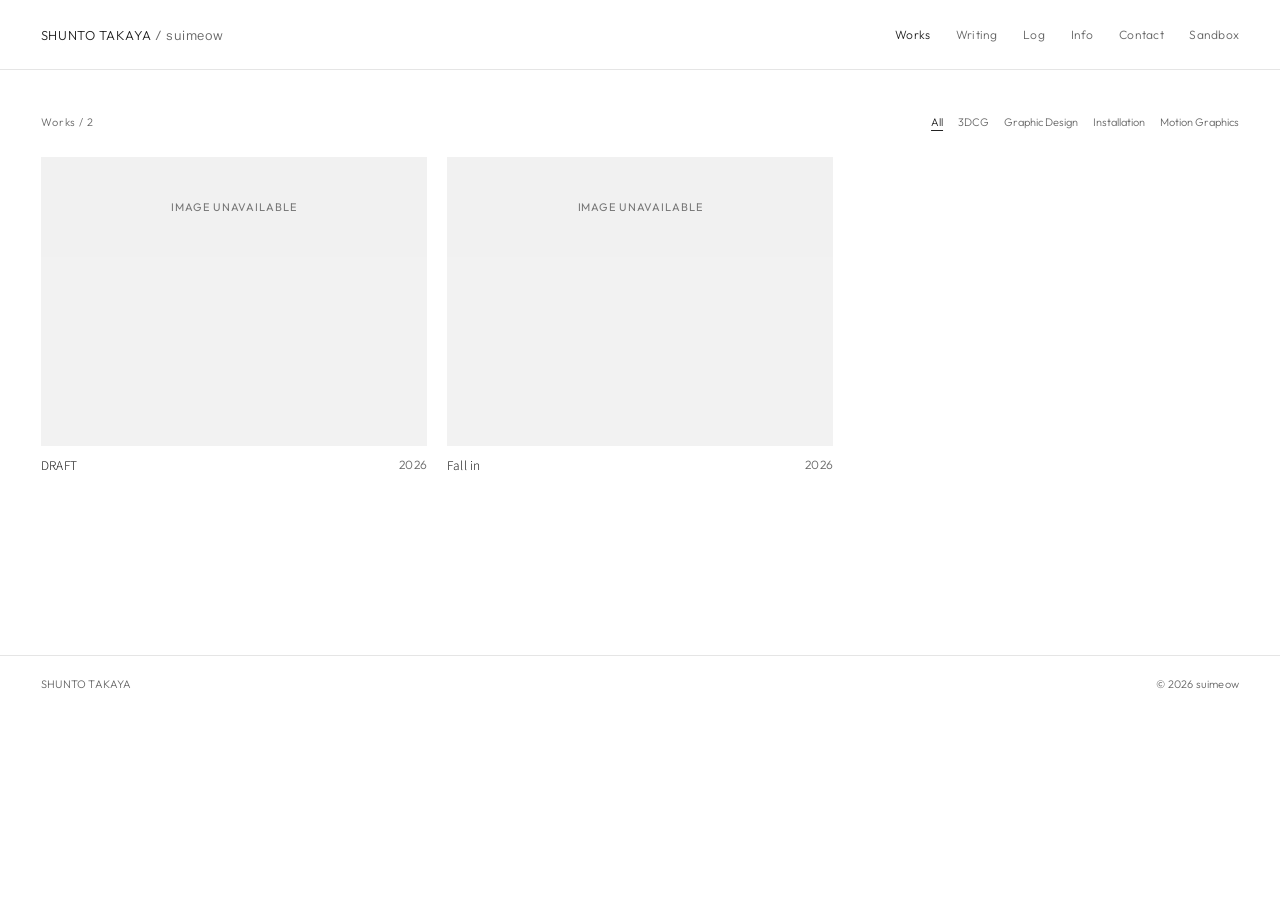
<file: index.html>
<!doctype html>
<html lang="ja">
<head>
  <meta charset="utf-8">
  <meta name="viewport" content="width=device-width, initial-scale=1">
  <meta name="description" content="SHUNTO TAKAYA / suimeow — Work archive">
  <title>Works — SHUNTO TAKAYA</title>
  <link rel="preconnect" href="https://fonts.googleapis.com">
  <link rel="preconnect" href="https://fonts.gstatic.com" crossorigin>
  <link href="https://fonts.googleapis.com/css2?family=Noto+Sans+JP:wght@300;400&family=Outfit:wght@300;400&family=Zalando+Sans:wght@300;400&display=swap" rel="stylesheet">
  <link rel="stylesheet" href="css/base.css">
  <link rel="stylesheet" href="css/layout.css">
  <link rel="stylesheet" href="css/components.css">
</head>
<body data-page="work">
  <header class="site-header">
    <a class="wordmark" href="index.html">SHUNTO TAKAYA <span>/ suimeow</span></a>
    <nav class="site-nav" aria-label="Main navigation">
      <a aria-current="page" href="index.html">Works</a><a href="writing.html">Writing</a><a href="log.html">Log</a><a href="info.html">Info</a><a href="contact.html">Contact</a><a href="sandbox.html">Sandbox</a>
    </nav>
  </header>
  <main class="page-main">
    <div class="archive-toolbar">
      <div class="eyebrow">Works <span id="work-count"></span></div>
      <div id="genre-filters" class="filters" aria-label="Filter by genre"></div>
    </div>
    <div id="work-grid" class="work-grid" aria-live="polite"><p class="loading">Loading archive…</p></div>
    <p id="empty-state" class="empty-state" hidden>No works in the index yet.</p>
  </main>
  <footer class="site-footer"><span>SHUNTO TAKAYA</span><span>© <span id="year"></span> suimeow</span></footer>
  <script src="js/config.js"></script><script src="js/data.js"></script><script src="js/media.js"></script><script src="js/render.js"></script><script src="js/router.js"></script>
  <script>document.getElementById('year').textContent = new Date().getFullYear(); Site.renderWorkIndex();</script>
</body>
</html>
</file>
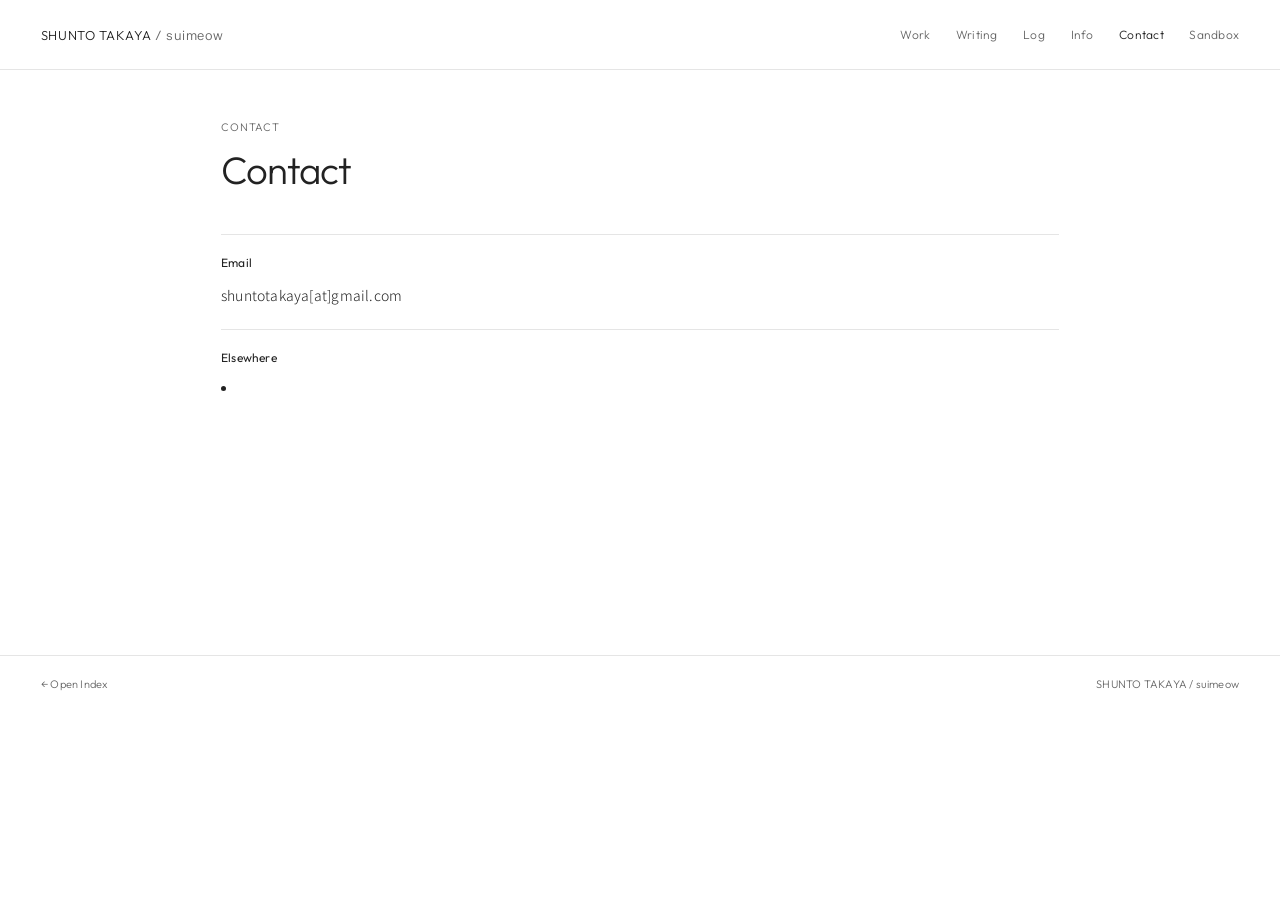
<file: contact.html>
<!doctype html>
<html lang="ja"><head><meta charset="utf-8"><meta name="viewport" content="width=device-width, initial-scale=1"><title>Contact — SHUNTO TAKAYA</title>
<link rel="preconnect" href="https://fonts.googleapis.com"><link rel="preconnect" href="https://fonts.gstatic.com" crossorigin><link href="https://fonts.googleapis.com/css2?family=Noto+Sans+JP:wght@300;400&family=Outfit:wght@300;400&family=Zalando+Sans:wght@300;400&display=swap" rel="stylesheet"><link rel="stylesheet" href="css/base.css"><link rel="stylesheet" href="css/layout.css"><link rel="stylesheet" href="css/components.css"></head>
<body><header class="site-header"><a class="wordmark" href="index.html">SHUNTO TAKAYA <span>/ suimeow</span></a><nav class="site-nav" aria-label="Main navigation"><a href="index.html">Work</a><a href="writing.html">Writing</a><a href="log.html">Log</a><a href="info.html">Info</a><a aria-current="page" href="contact.html">Contact</a><a href="sandbox.html">Sandbox</a></nav></header>
<main class="page-main narrow"><div class="page-heading"><span class="eyebrow">CONTACT</span><h1>Contact</h1></div><div id="contact-root"><p class="loading">Loading contact…</p></div></main><footer class="site-footer"><a href="index.html">← Open Index</a><span>SHUNTO TAKAYA / suimeow</span></footer>
<script src="js/config.js"></script><script src="js/data.js"></script><script src="js/render.js"></script><script>Site.renderContact();</script></body></html>
</file>
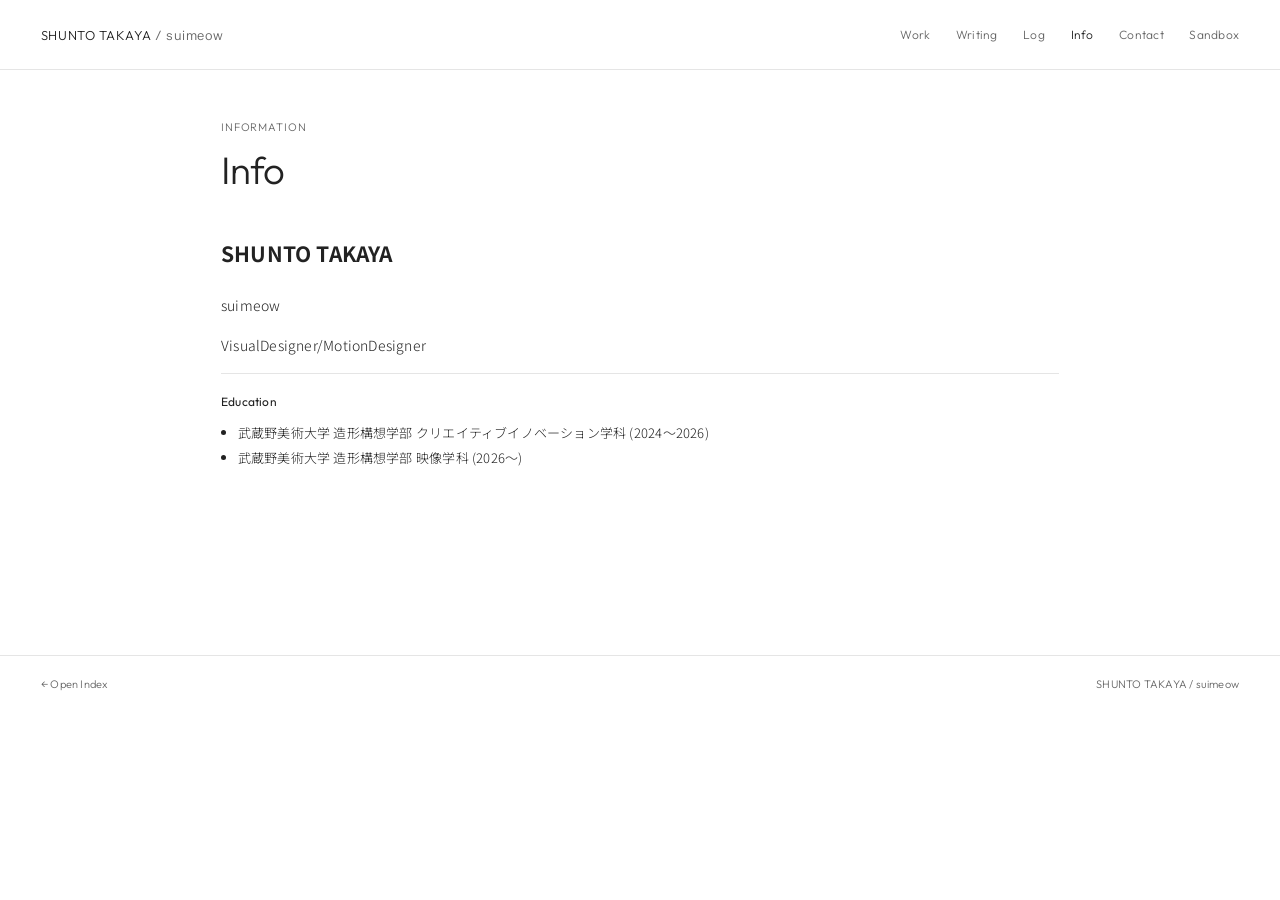
<file: info.html>
<!doctype html>
<html lang="ja"><head><meta charset="utf-8"><meta name="viewport" content="width=device-width, initial-scale=1"><title>Info — SHUNTO TAKAYA</title>
<link rel="preconnect" href="https://fonts.googleapis.com"><link rel="preconnect" href="https://fonts.gstatic.com" crossorigin><link href="https://fonts.googleapis.com/css2?family=Noto+Sans+JP:wght@300;400&family=Outfit:wght@300;400&family=Zalando+Sans:wght@300;400&display=swap" rel="stylesheet"><link rel="stylesheet" href="css/base.css"><link rel="stylesheet" href="css/layout.css"><link rel="stylesheet" href="css/components.css"></head>
<body><header class="site-header"><a class="wordmark" href="index.html">SHUNTO TAKAYA <span>/ suimeow</span></a><nav class="site-nav" aria-label="Main navigation"><a href="index.html">Work</a><a href="writing.html">Writing</a><a href="log.html">Log</a><a aria-current="page" href="info.html">Info</a><a href="contact.html">Contact</a><a href="sandbox.html">Sandbox</a></nav></header>
<main class="page-main narrow"><div class="page-heading"><span class="eyebrow">INFORMATION</span><h1>Info</h1></div><div id="info-root"><p class="loading">Loading info…</p></div></main><footer class="site-footer"><a href="index.html">← Open Index</a><span>SHUNTO TAKAYA / suimeow</span></footer>
<script src="js/config.js"></script><script src="js/data.js"></script><script src="js/render.js"></script><script>Site.renderInfo();</script></body></html>
</file>
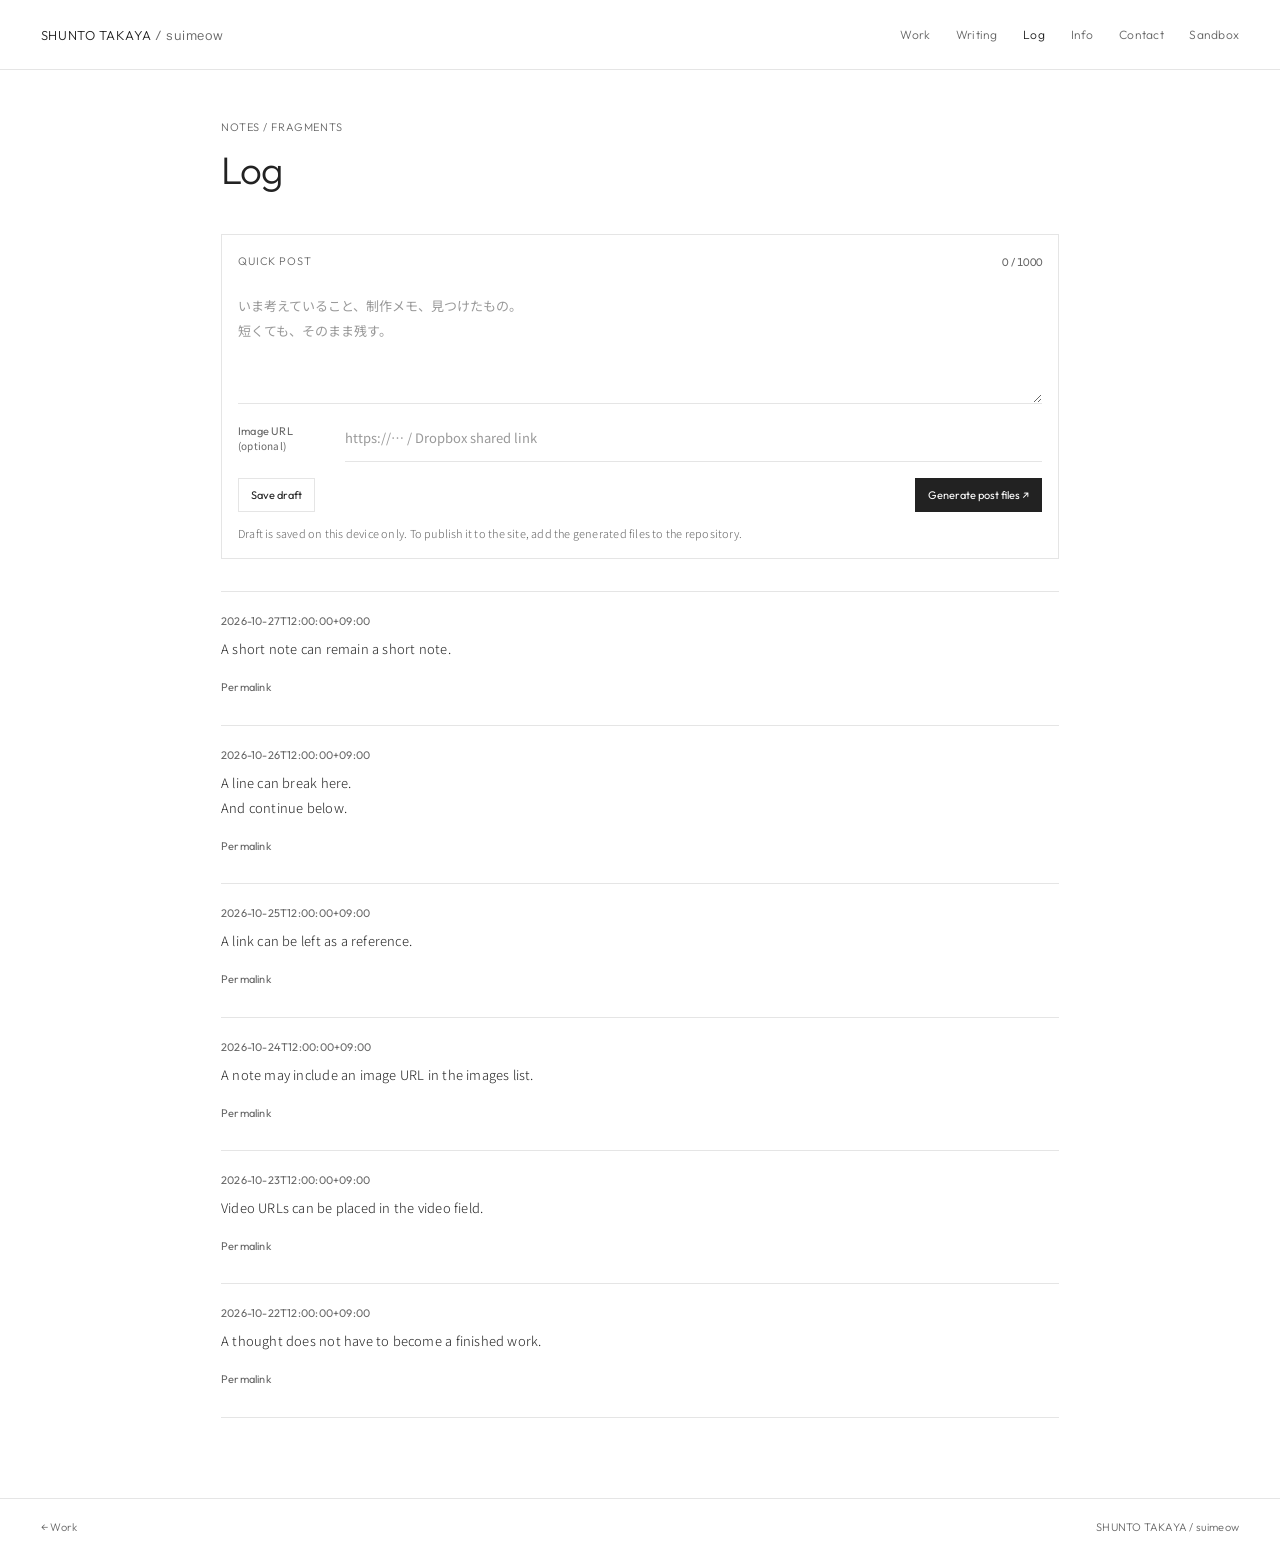
<file: log.html>
<!doctype html>
<html lang="ja"><head><meta charset="utf-8"><meta name="viewport" content="width=device-width, initial-scale=1"><title>Log — SHUNTO TAKAYA</title>
<link rel="preconnect" href="https://fonts.googleapis.com"><link rel="preconnect" href="https://fonts.gstatic.com" crossorigin><link href="https://fonts.googleapis.com/css2?family=Noto+Sans+JP:wght@300;400&family=Outfit:wght@300;400&family=Zalando+Sans:wght@300;400&display=swap" rel="stylesheet"><link rel="stylesheet" href="css/base.css"><link rel="stylesheet" href="css/layout.css"><link rel="stylesheet" href="css/components.css"></head>
<body data-page="log"><header class="site-header"><a class="wordmark" href="index.html">SHUNTO TAKAYA <span>/ suimeow</span></a><nav class="site-nav" aria-label="Main navigation"><a href="index.html">Work</a><a href="writing.html">Writing</a><a aria-current="page" href="log.html">Log</a><a href="info.html">Info</a><a href="contact.html">Contact</a><a href="sandbox.html">Sandbox</a></nav></header>
<main class="page-main narrow"><div class="page-heading"><span class="eyebrow">NOTES / FRAGMENTS</span><h1>Log</h1></div>
<section class="log-composer" aria-labelledby="composer-title">
  <div class="composer-top"><span class="eyebrow" id="composer-title">QUICK POST</span><span id="log-char-count" class="composer-count">0</span></div>
  <label class="sr-only" for="log-draft">Write a short note</label>
  <textarea id="log-draft" rows="4" maxlength="1000" placeholder="いま考えていること、制作メモ、見つけたもの。
短くても、そのまま残す。"></textarea>
  <div class="composer-optional"><label for="log-image-url">Image URL <span>(optional)</span></label><input id="log-image-url" type="url" placeholder="https://… / Dropbox shared link"></div>
  <div class="composer-actions"><button id="log-save-draft" type="button" class="composer-secondary">Save draft</button><button id="log-generate" type="button" class="composer-submit">Generate post files ↗</button></div>
  <p id="log-compose-status" class="composer-status" aria-live="polite">Draft is saved on this device only. To publish it to the site, add the generated files to the repository.</p>
  <div id="log-compose-output" class="composer-output" hidden><label for="log-index-line">Add this line to <code>data/log/index.json</code></label><textarea id="log-index-line" rows="3" readonly></textarea><button id="log-copy-index" type="button" class="composer-secondary">Copy index entry</button></div>
</section>
<div id="log-root"><p class="loading">Loading log…</p></div></main>
<footer class="site-footer"><a href="index.html">← Work</a><span>SHUNTO TAKAYA / suimeow</span></footer>
<script src="js/config.js"></script><script src="js/data.js"></script><script src="js/media.js"></script><script src="js/markdown.js"></script><script src="js/render.js"></script><script src="js/router.js"></script><script src="js/log-composer.js"></script><script>Site.renderLog();</script></body></html>
</file>
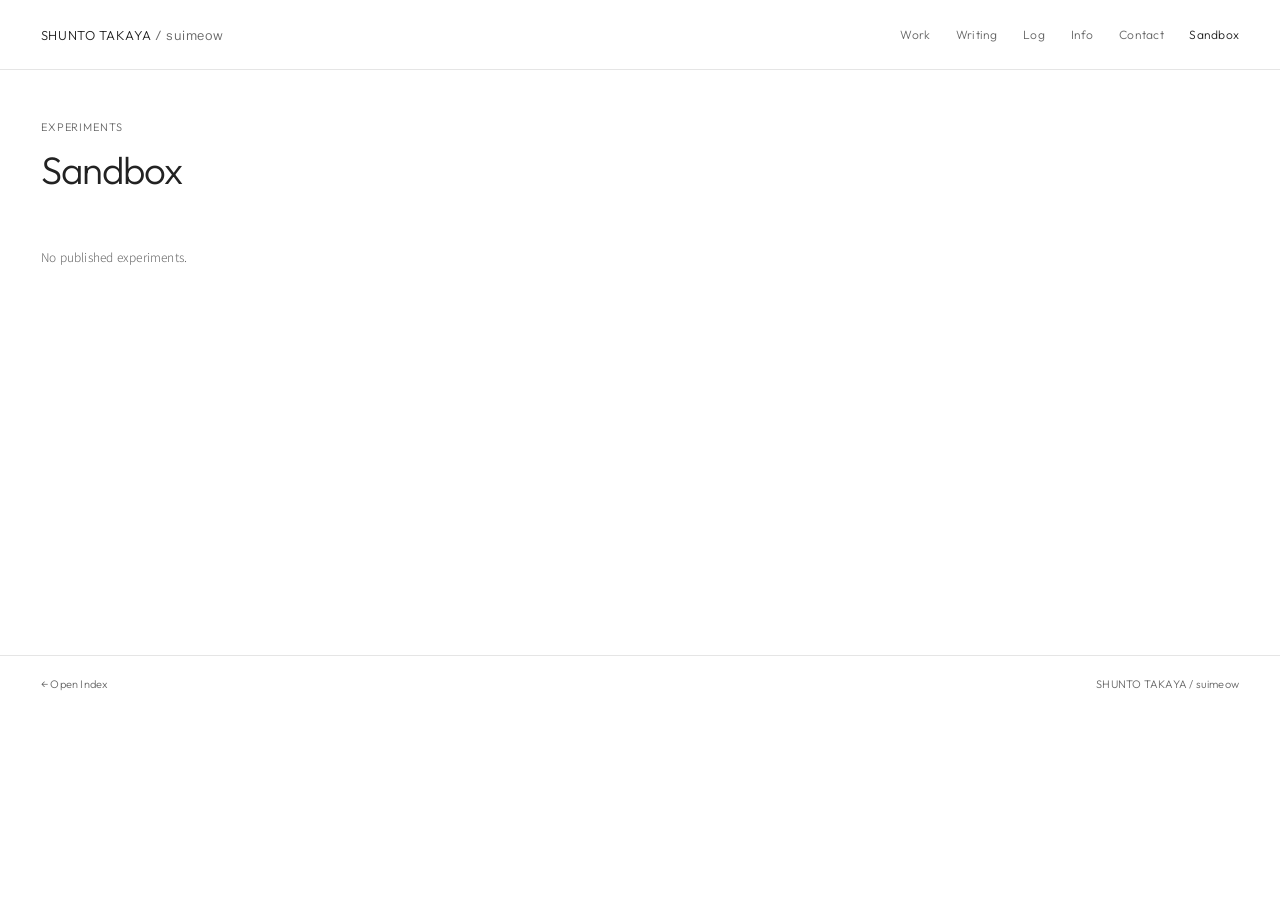
<file: sandbox.html>
<!doctype html>
<html lang="ja"><head><meta charset="utf-8"><meta name="viewport" content="width=device-width, initial-scale=1"><title>Sandbox — SHUNTO TAKAYA</title>
<link rel="preconnect" href="https://fonts.googleapis.com"><link rel="preconnect" href="https://fonts.gstatic.com" crossorigin><link href="https://fonts.googleapis.com/css2?family=Noto+Sans+JP:wght@300;400&family=Outfit:wght@300;400&family=Zalando+Sans:wght@300;400&display=swap" rel="stylesheet"><link rel="stylesheet" href="css/base.css"><link rel="stylesheet" href="css/layout.css"><link rel="stylesheet" href="css/components.css"></head>
<body><header class="site-header"><a class="wordmark" href="index.html">SHUNTO TAKAYA <span>/ suimeow</span></a><nav class="site-nav" aria-label="Main navigation"><a href="index.html">Work</a><a href="writing.html">Writing</a><a href="log.html">Log</a><a href="info.html">Info</a><a href="contact.html">Contact</a><a aria-current="page" href="sandbox.html">Sandbox</a></nav></header>
<main class="page-main"><div class="page-heading"><span class="eyebrow">EXPERIMENTS</span><h1>Sandbox</h1></div><div id="sandbox-root"><p class="loading">Loading sandbox…</p></div></main><footer class="site-footer"><a href="index.html">← Open Index</a><span>SHUNTO TAKAYA / suimeow</span></footer>
<script src="js/config.js"></script><script src="js/data.js"></script><script src="js/media.js"></script><script src="js/render.js"></script><script>Site.renderSandbox();</script></body></html>
</file>
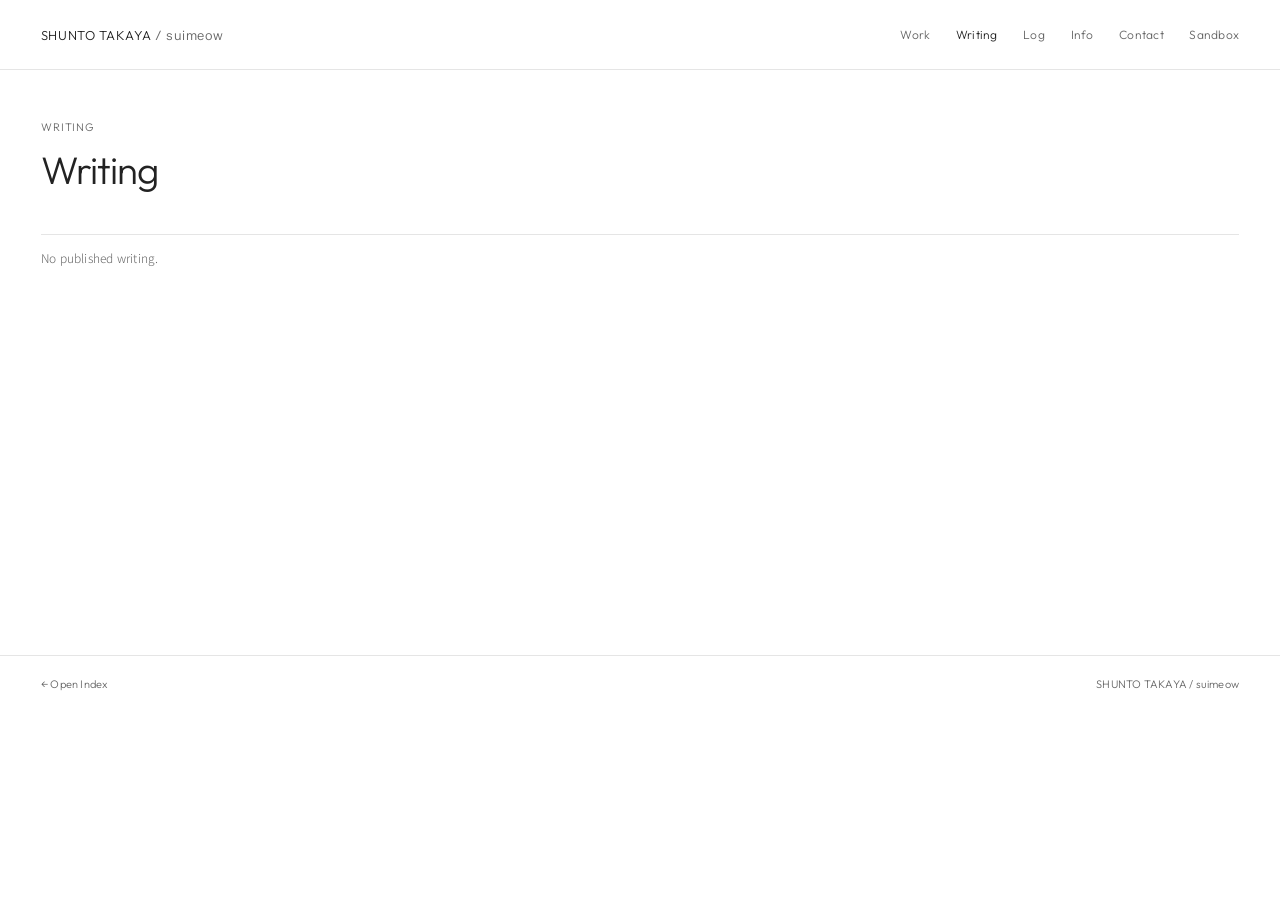
<file: writing.html>
<!doctype html>
<html lang="ja"><head><meta charset="utf-8"><meta name="viewport" content="width=device-width, initial-scale=1"><title>Writing — SHUNTO TAKAYA</title>
<link rel="preconnect" href="https://fonts.googleapis.com"><link rel="preconnect" href="https://fonts.gstatic.com" crossorigin><link href="https://fonts.googleapis.com/css2?family=Noto+Sans+JP:wght@300;400&family=Outfit:wght@300;400&family=Zalando+Sans:wght@300;400&display=swap" rel="stylesheet"><link rel="stylesheet" href="css/base.css"><link rel="stylesheet" href="css/layout.css"><link rel="stylesheet" href="css/components.css"></head>
<body data-page="writing"><header class="site-header"><a class="wordmark" href="index.html">SHUNTO TAKAYA <span>/ suimeow</span></a><nav class="site-nav" aria-label="Main navigation"><a href="index.html">Work</a><a aria-current="page" href="writing.html">Writing</a><a href="log.html">Log</a><a href="info.html">Info</a><a href="contact.html">Contact</a><a href="sandbox.html">Sandbox</a></nav></header>
<main class="page-main"><div class="page-heading"><span class="eyebrow">WRITING</span><h1>Writing</h1></div><div id="writing-root"><p class="loading">Loading writing…</p></div></main>
<footer class="site-footer"><a href="index.html">← Open Index</a><span>SHUNTO TAKAYA / suimeow</span></footer>
<script src="js/config.js"></script><script src="js/data.js"></script><script src="js/media.js"></script><script src="js/markdown.js"></script><script src="js/render.js"></script><script src="js/router.js"></script><script>Site.renderWriting();</script></body></html>
</file>
<file: css/base.css>
@charset "UTF-8";
:root{--paper:#fff;--ink:#222;--muted:#666;--faint:#8b8b8b;--line:#e5e5e5;--pad:clamp(16px,3.2vw,48px);--sans-jp:"Noto Sans JP",sans-serif;--outfit:"Outfit",sans-serif;--zalando:"Zalando Sans",sans-serif}
*{box-sizing:border-box}
html{background:var(--paper);color:var(--ink);font-size:14px;scroll-behavior:auto}
body{margin:0;font-family:var(--sans-jp);font-weight:300;line-height:1.9;letter-spacing:.015em;-webkit-font-smoothing:antialiased}
a{color:inherit;text-decoration:none}
a:hover{text-decoration:underline;text-underline-offset:3px}
a:focus-visible,button:focus-visible{outline:2px solid var(--ink);outline-offset:4px}
img,video{display:block;max-width:100%}
button,input{font:inherit}
button{color:inherit}
::selection{background:#dedede;color:#111}
[hidden]{display:none!important}
</file>
<file: css/layout.css>
.site-header{display:flex;align-items:center;justify-content:space-between;gap:24px;padding:23px var(--pad) 21px;border-bottom:1px solid var(--line)}
.wordmark{font-family:var(--outfit);font-size:13px;letter-spacing:.04em;white-space:nowrap}
.wordmark span{font-family:var(--zalando);color:var(--muted);font-weight:300}
.site-nav{display:flex;gap:clamp(12px,2vw,28px);align-items:center;flex-wrap:wrap;justify-content:flex-end}
.site-nav a{font-family:var(--outfit);font-size:12px;color:var(--muted);letter-spacing:.02em}
.site-nav a[aria-current="page"]{color:var(--ink)}
.page-main{padding:42px var(--pad) 80px;min-height:65vh}
.page-main.narrow{max-width:920px;margin-inline:auto}
.archive-toolbar{display:flex;justify-content:space-between;align-items:baseline;gap:24px;margin-bottom:24px}
.page-heading{margin:0 0 42px}
.page-heading h1{font-family:var(--outfit);font-size:clamp(26px,3vw,40px);font-weight:300;line-height:1.15;margin:10px 0 0;letter-spacing:-.025em}
.work-grid{display:grid;grid-template-columns:repeat(3,minmax(0,1fr));column-gap:20px;row-gap:40px}
.site-footer{display:flex;justify-content:space-between;gap:20px;padding:18px var(--pad) 26px;border-top:1px solid var(--line);font-family:var(--outfit);font-size:11px;color:var(--muted)}
.detail-root{min-height:78vh}
</file>
<file: css/components.css>
.eyebrow{font-family:var(--outfit);font-size:11px;letter-spacing:.08em;color:var(--muted)}
.filters{display:flex;gap:15px;flex-wrap:wrap;justify-content:flex-end}
.filter-button{border:0;background:none;padding:0;color:var(--muted);font-family:var(--outfit);font-size:11px;cursor:pointer}
.filter-button[aria-pressed="true"]{color:var(--ink);text-decoration:underline;text-underline-offset:4px}
.work-item{min-width:0}
.work-thumb{position:relative;display:block;aspect-ratio:4/3;background:#f2f2f2;overflow:hidden}
.work-thumb img{width:100%;height:100%;object-fit:cover;transition:opacity 140ms linear}
.work-thumb:hover img{opacity:.88}
.media-fallback{width:100%;height:100%;min-height:100px;display:flex;align-items:center;justify-content:center;background:#f1f1f1;color:#777;font:11px var(--outfit);letter-spacing:.08em}
.work-meta{display:flex;justify-content:space-between;gap:12px;padding-top:9px;font-size:12px;line-height:1.6}
.work-title{overflow-wrap:anywhere}
.work-year{font-family:var(--outfit);color:var(--muted);white-space:nowrap}
.loading,.empty-state{font-size:12px;color:var(--muted)}
.filters .filter-button:first-child{margin-left:0}
.work-detail-hero{position:relative;min-height:70vh;height:calc(100svh - 125px);background:#ededed;color:#fff;overflow:hidden}
.work-detail-hero>img,.work-detail-hero>video{position:absolute;inset:0;width:100%;height:100%;object-fit:cover}
.work-detail-hero:after{content:"";position:absolute;inset:45% 0 0;background:linear-gradient(transparent,rgba(0,0,0,.42));pointer-events:none}
.detail-captions{position:absolute;z-index:1;left:var(--pad);right:var(--pad);bottom:28px;display:grid;grid-template-columns:1fr minmax(240px, .8fr);gap:40px;align-items:end}
.detail-caption-en{font:300 12px/1.8 var(--zalando);max-width:540px}
.detail-description{font:300 12px/1.9 var(--sans-jp);max-width:520px;justify-self:end}
.detail-content{padding:52px var(--pad) 70px}
.detail-content h2{font:300 16px var(--outfit);margin:0 0 24px}
.detail-media-grid{display:grid;grid-template-columns:repeat(2,minmax(0,1fr));gap:18px;margin-top:28px}
.detail-media-grid img,.detail-media-grid video{width:100%;height:auto}
.process-list{display:grid;gap:28px}
.process-item{display:grid;grid-template-columns:1fr 1fr;gap:24px;align-items:start}
.process-item img{width:100%;height:auto}
.process-item p{margin:0;font-size:13px;line-height:1.9}
.spread-layout{display:grid;grid-template-columns:1fr 1fr;gap:clamp(24px,5vw,80px);padding:clamp(24px,5vw,80px) var(--pad)}
.spread-primary img{width:100%;height:auto}
.spread-primary .description{font-size:13px;line-height:1.9;max-width:42em}
.spread-process{padding-top:12px}
.meta-list{display:flex;flex-wrap:wrap;gap:8px 20px;font:11px/1.8 var(--zalando);color:var(--muted);margin-top:14px}
.detail-navigation{display:flex;justify-content:space-between;gap:16px;padding:20px var(--pad);font:12px var(--outfit);border-top:1px solid var(--line)}
.article-list{border-top:1px solid var(--line)}
.article-row{display:grid;grid-template-columns:110px 1fr auto;gap:20px;padding:18px 0;border-bottom:1px solid var(--line);align-items:start}
.article-date{font:11px var(--outfit);color:var(--muted);padding-top:3px}
.article-title{font-size:14px}
.article-thumb{width:88px;aspect-ratio:4/3;object-fit:cover;background:#eee}
.article-detail{max-width:720px;margin:0 auto}
.article-detail h1{font:300 clamp(25px,4vw,38px)/1.3 var(--sans-jp);margin:10px 0 24px}
.article-body{font-size:14px;line-height:2;overflow-wrap:anywhere}
.article-body h2,.article-body h3{font-weight:400;line-height:1.5;margin:2em 0 .7em}
.article-body p{margin:0 0 1.3em}
.article-body ul,.article-body ol{padding-left:1.5em}
.article-body blockquote{margin:1.5em 0;padding-left:16px;border-left:1px solid #aaa;color:var(--muted)}
.article-body pre{overflow:auto;padding:16px;background:#f5f5f5;font:12px/1.7 monospace}
.article-body code{font-family:monospace;font-size:.92em}
.article-body table{border-collapse:collapse;width:100%;font-size:12px}
.article-body th,.article-body td{border-bottom:1px solid var(--line);text-align:left;padding:8px}
.article-body img{margin:22px 0;width:auto;max-height:75vh}
.video-frame{width:100%;aspect-ratio:16/9;border:0;margin:20px 0}
.log-list{border-top:1px solid var(--line)}
.log-entry{padding:22px 0 26px;border-bottom:1px solid var(--line)}
.log-date{display:block;font:11px var(--outfit);color:var(--muted);margin-bottom:8px}
.log-body{font-size:13px;line-height:1.95;overflow-wrap:anywhere}
.log-body p{margin:0 0 .8em}
.log-images{display:grid;grid-template-columns:repeat(2,minmax(0,1fr));gap:8px;margin-top:14px}
.log-images img{width:100%;max-height:360px;object-fit:cover;background:#eee}
.log-actions{margin-top:8px;font:11px var(--outfit);color:var(--muted)}
.load-more{display:block;margin:28px auto 0;padding:8px 0;border:0;border-bottom:1px solid var(--line);background:none;font:12px var(--outfit);cursor:pointer}
.info-section{padding:20px 0;border-top:1px solid var(--line)}
.info-section h2{font:12px var(--outfit);margin:0 0 12px}
.info-section p,.info-section li{font-size:13px;line-height:1.9}
.info-section ul{padding-left:1.2em;margin:0}
.info-grid{display:grid;grid-template-columns:140px 1fr;gap:20px}
.sandbox-grid{display:grid;grid-template-columns:repeat(3,minmax(0,1fr));gap:24px}
.sandbox-item img{width:100%;aspect-ratio:4/3;object-fit:cover;background:#eee}
.sandbox-item h2{font:13px var(--sans-jp);margin:8px 0 2px}
.sandbox-item p{font-size:12px;color:var(--muted);margin:0}
.tag-list{display:flex;gap:10px;flex-wrap:wrap;color:var(--muted);font:11px var(--outfit)}
.error-note{padding:24px 0;color:var(--muted);font-size:12px}
@media(max-width:900px){.site-header{align-items:flex-start;flex-direction:column;gap:12px}.site-nav{justify-content:flex-start}.work-grid{grid-template-columns:repeat(2,minmax(0,1fr));gap:28px 14px}.sandbox-grid{grid-template-columns:repeat(2,minmax(0,1fr))}}
@media(max-width:560px){.site-header{padding-top:17px;padding-bottom:15px}.site-nav{gap:13px}.site-nav a{font-size:11px}.page-main{padding-top:28px}.archive-toolbar{align-items:flex-start;flex-direction:column;gap:12px}.filters{justify-content:flex-start}.work-grid{gap:24px 10px}.work-meta{font-size:11px}.detail-captions{grid-template-columns:1fr;gap:8px;bottom:18px}.detail-description{justify-self:start;max-width:100%}.work-detail-hero{height:78svh;min-height:500px}.detail-media-grid,.process-item,.spread-layout{grid-template-columns:1fr}.spread-layout{padding-top:28px}.article-row{grid-template-columns:78px 1fr;gap:12px}.article-thumb{grid-column:2;width:100%;max-width:180px}.article-title{font-size:13px}.info-grid{grid-template-columns:1fr;gap:6px}.sandbox-grid{grid-template-columns:repeat(2,minmax(0,1fr))}.site-footer{font-size:10px}}

/* Tweet-like quick Log composer */
.log-composer{border:1px solid var(--line);padding:16px;margin:0 0 32px}
.composer-top{display:flex;justify-content:space-between;align-items:center;margin-bottom:12px}
.composer-count{font:11px var(--outfit);color:var(--muted);font-variant-numeric:tabular-nums}
.log-composer textarea,.log-composer input{display:block;width:100%;border:0;border-bottom:1px solid var(--line);border-radius:0;background:transparent;padding:10px 0;color:var(--ink);font:13px/1.9 var(--sans-jp);outline-offset:3px;resize:vertical}
.log-composer textarea::placeholder,.log-composer input::placeholder{color:#999}
.composer-optional{margin-top:12px;display:grid;grid-template-columns:95px 1fr;align-items:center;gap:12px}
.composer-optional label,.composer-output label{font:11px var(--outfit);color:var(--muted)}
.composer-optional label span{display:block;font:10px var(--sans-jp)}
.composer-actions{display:flex;justify-content:space-between;align-items:center;gap:12px;margin-top:16px}
.composer-actions button,.composer-output button{border:1px solid var(--line);padding:9px 12px;background:transparent;font:11px var(--outfit);cursor:pointer;color:var(--ink)}
.composer-actions .composer-submit{background:var(--ink);color:#fff;border-color:var(--ink)}
.composer-status{font-size:11px;line-height:1.7;color:var(--muted);margin:12px 0 0}
.composer-output{border-top:1px solid var(--line);margin-top:16px;padding-top:16px}
.composer-output textarea{margin:8px 0 12px;font:11px/1.6 monospace;background:#f6f6f4;padding:8px}
.sr-only{position:absolute;width:1px;height:1px;padding:0;margin:-1px;overflow:hidden;clip:rect(0,0,0,0);white-space:nowrap;border:0}
@media(max-width:560px){.log-composer{padding:13px}.composer-optional{grid-template-columns:1fr;gap:4px}.composer-actions{align-items:stretch}.composer-actions button{flex:1;padding:10px 7px;font-size:10px}}
</file>
